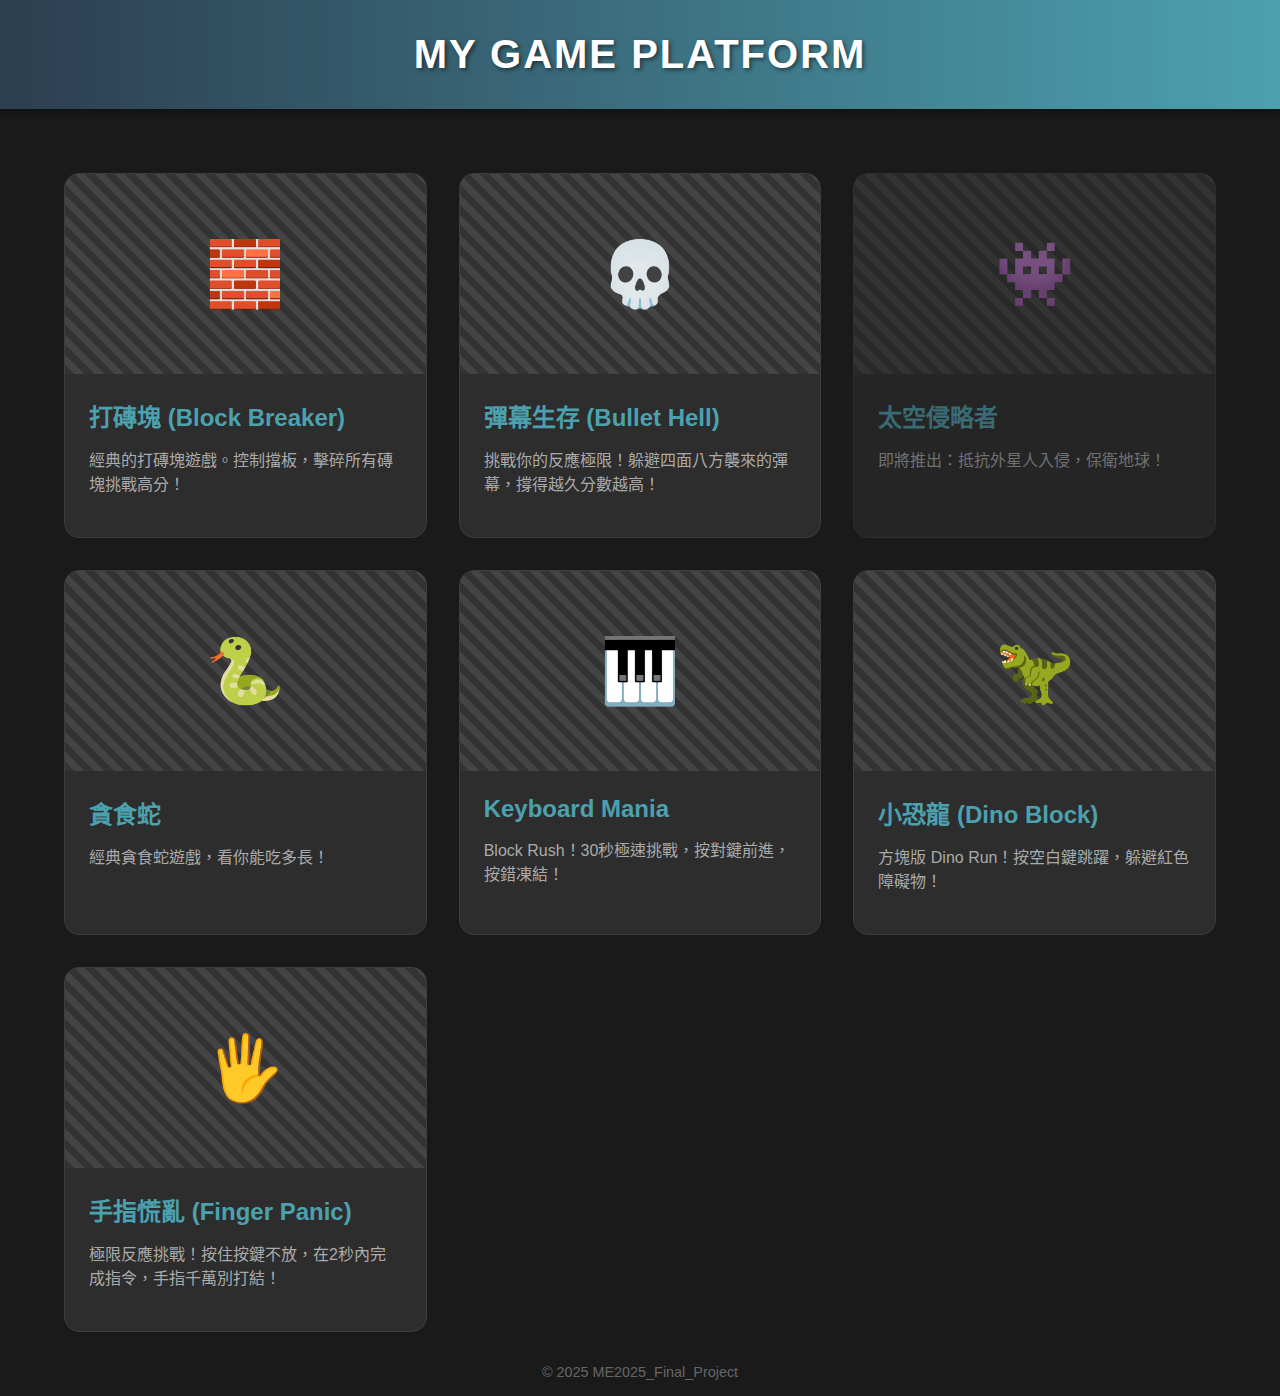
<file: templates/index.html>
<!DOCTYPE html>
<html lang="zh-TW">

<head>
    <meta charset="UTF-8">
    <meta name="viewport" content="width=device-width, initial-scale=1.0">
    <title>遊戲平台</title>
    <style>
        body {
            margin: 0;
            padding: 0;
            background-color: #1a1a1a;
            color: #ffffff;
            font-family: 'Segoe UI', Tahoma, Geneva, Verdana, sans-serif;
            display: flex;
            flex-direction: column;
            align-items: center;
            min-height: 100vh;
        }

        header {
            width: 100%;
            padding: 2rem 0;
            background: linear-gradient(to right, #2c3e50, #4ca1af);
            text-align: center;
            box-shadow: 0 4px 6px rgba(0, 0, 0, 0.3);
            margin-bottom: 3rem;
        }

        h1 {
            margin: 0;
            font-size: 2.5rem;
            text-transform: uppercase;
            letter-spacing: 2px;
            text-shadow: 2px 2px 4px rgba(0, 0, 0, 0.5);
        }

        .container {
            width: 90%;
            max-width: 1200px;
            display: grid;
            grid-template-columns: repeat(auto-fit, minmax(300px, 1fr));
            gap: 2rem;
            padding: 1rem;
        }

        .game-card {
            background-color: #2d2d2d;
            border-radius: 15px;
            overflow: hidden;
            transition: transform 0.3s, box-shadow 0.3s;
            cursor: pointer;
            text-decoration: none;
            color: white;
            display: flex;
            flex-direction: column;
            border: 1px solid #3d3d3d;
        }

        .game-card:hover {
            transform: translateY(-5px);
            box-shadow: 0 10px 20px rgba(0, 0, 0, 0.5);
            border-color: #4ca1af;
        }

        .game-image {
            width: 100%;
            height: 200px;
            background-color: #333;
            display: flex;
            justify-content: center;
            align-items: center;
            font-size: 4rem;
            color: #555;
            background: linear-gradient(45deg, #333 25%, #444 25%, #444 50%, #333 50%, #333 75%, #444 75%, #444 100%);
            background-size: 20px 20px;
        }

        .game-info {
            padding: 1.5rem;
        }

        .game-title {
            font-size: 1.5rem;
            margin: 0 0 0.5rem 0;
            color: #4ca1af;
        }

        .game-description {
            font-size: 1rem;
            color: #aaa;
            line-height: 1.5;
        }

        .coming-soon {
            opacity: 0.6;
            cursor: default;
        }

        .coming-soon:hover {
            transform: none;
            box-shadow: none;
            border-color: #3d3d3d;
        }

        footer {
            margin-top: auto;
            padding: 1rem;
            color: #666;
            font-size: 0.9rem;
        }
    </style>
</head>

<body>

    <header>
        <h1>My Game Platform</h1>
    </header>

    <div class="container">
        <!-- 打磚塊遊戲卡片 -->
        <a href="/game_block" class="game-card">
            <div class="game-image">
                🧱
            </div>
            <div class="game-info">
                <h2 class="game-title">打磚塊 (Block Breaker)</h2>
                <p class="game-description">經典的打磚塊遊戲。控制擋板，擊碎所有磚塊挑戰高分！</p>
            </div>
        </a>

        <!-- 彈幕遊戲卡片 -->
        <a href="/game_Bullet_Hell" class="game-card">
            <div class="game-image">
                💀
            </div>
            <div class="game-info">
                <h2 class="game-title">彈幕生存 (Bullet Hell)</h2>
                <p class="game-description">挑戰你的反應極限！躲避四面八方襲來的彈幕，撐得越久分數越高！</p>
            </div>
        </a>

        <!-- 其他遊戲範例 (Coming Soon) -->
        <div class="game-card coming-soon">
            <div class="game-image">
                👾
            </div>
            <div class="game-info">
                <h2 class="game-title">太空侵略者</h2>
                <p class="game-description">即將推出：抵抗外星人入侵，保衛地球！</p>
            </div>
        </div>

        <a href="/game_snake" class="game-card">
            <div class="game-image">
                🐍
            </div>
            <div class="game-info">
                <h2 class="game-title">貪食蛇</h2>
                <p class="game-description">經典貪食蛇遊戲，看你能吃多長！</p>
            </div>
        </a>



        <a href="/game_keyboard" class="game-card">
            <div class="game-image">
                🎹
            </div>
            <div class="game-info">
                <h2 class="game-title">Keyboard Mania</h2>
                <p class="game-description">Block Rush！30秒極速挑戰，按對鍵前進，按錯凍結！</p>
            </div>
        </a>

        <!-- Dino Game -->
        <a href="/game_dino" class="game-card">
            <div class="game-image">
                🦖
            </div>
            <div class="game-info">
                <h2 class="game-title">小恐龍 (Dino Block)</h2>
                <p class="game-description">方塊版 Dino Run！按空白鍵跳躍，躲避紅色障礙物！</p>
            </div>
        </a>

        <!-- Finger Panic -->
        <a href="/game_twister" class="game-card">
            <div class="game-image">
                🖐️
            </div>
            <div class="game-info">
                <h2 class="game-title">手指慌亂 (Finger Panic)</h2>
                <p class="game-description">極限反應挑戰！按住按鍵不放，在2秒內完成指令，手指千萬別打結！</p>
            </div>
        </a>
    </div>

    <footer>
        &copy; 2025 ME2025_Final_Project
    </footer>

</body>

</html>
</file>
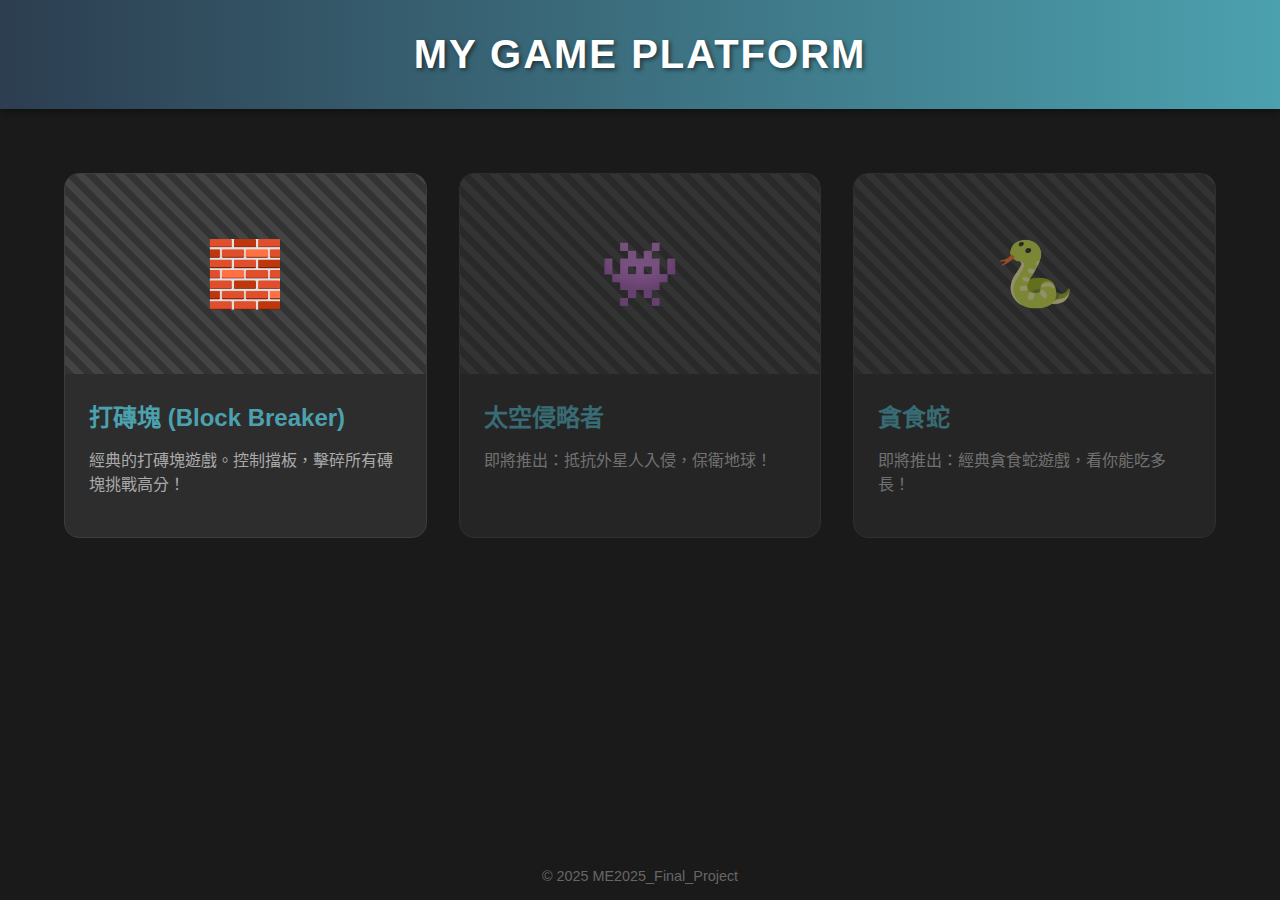
<file: ME2025_Final_Project/templates/index.html>
<!DOCTYPE html>
<html lang="zh-TW">

<head>
    <meta charset="UTF-8">
    <meta name="viewport" content="width=device-width, initial-scale=1.0">
    <title>遊戲平台</title>
    <style>
        body {
            margin: 0;
            padding: 0;
            background-color: #1a1a1a;
            color: #ffffff;
            font-family: 'Segoe UI', Tahoma, Geneva, Verdana, sans-serif;
            display: flex;
            flex-direction: column;
            align-items: center;
            min-height: 100vh;
        }

        header {
            width: 100%;
            padding: 2rem 0;
            background: linear-gradient(to right, #2c3e50, #4ca1af);
            text-align: center;
            box-shadow: 0 4px 6px rgba(0, 0, 0, 0.3);
            margin-bottom: 3rem;
        }

        h1 {
            margin: 0;
            font-size: 2.5rem;
            text-transform: uppercase;
            letter-spacing: 2px;
            text-shadow: 2px 2px 4px rgba(0, 0, 0, 0.5);
        }

        .container {
            width: 90%;
            max-width: 1200px;
            display: grid;
            grid-template-columns: repeat(auto-fit, minmax(300px, 1fr));
            gap: 2rem;
            padding: 1rem;
        }

        .game-card {
            background-color: #2d2d2d;
            border-radius: 15px;
            overflow: hidden;
            transition: transform 0.3s, box-shadow 0.3s;
            cursor: pointer;
            text-decoration: none;
            color: white;
            display: flex;
            flex-direction: column;
            border: 1px solid #3d3d3d;
        }

        .game-card:hover {
            transform: translateY(-5px);
            box-shadow: 0 10px 20px rgba(0, 0, 0, 0.5);
            border-color: #4ca1af;
        }

        .game-image {
            width: 100%;
            height: 200px;
            background-color: #333;
            display: flex;
            justify-content: center;
            align-items: center;
            font-size: 4rem;
            color: #555;
            background: linear-gradient(45deg, #333 25%, #444 25%, #444 50%, #333 50%, #333 75%, #444 75%, #444 100%);
            background-size: 20px 20px;
        }

        .game-info {
            padding: 1.5rem;
        }

        .game-title {
            font-size: 1.5rem;
            margin: 0 0 0.5rem 0;
            color: #4ca1af;
        }

        .game-description {
            font-size: 1rem;
            color: #aaa;
            line-height: 1.5;
        }

        .coming-soon {
            opacity: 0.6;
            cursor: default;
        }

        .coming-soon:hover {
            transform: none;
            box-shadow: none;
            border-color: #3d3d3d;
        }

        footer {
            margin-top: auto;
            padding: 1rem;
            color: #666;
            font-size: 0.9rem;
        }
    </style>
</head>

<body>

    <header>
        <h1>My Game Platform</h1>
    </header>

    <div class="container">
        <!-- 打磚塊遊戲卡片 -->
        <a href="/game_block" class="game-card">
            <div class="game-image">
                🧱
            </div>
            <div class="game-info">
                <h2 class="game-title">打磚塊 (Block Breaker)</h2>
                <p class="game-description">經典的打磚塊遊戲。控制擋板，擊碎所有磚塊挑戰高分！</p>
            </div>
        </a>

        <!-- 其他遊戲範例 (Coming Soon) -->
        <div class="game-card coming-soon">
            <div class="game-image">
                👾
            </div>
            <div class="game-info">
                <h2 class="game-title">太空侵略者</h2>
                <p class="game-description">即將推出：抵抗外星人入侵，保衛地球！</p>
            </div>
        </div>

        <div class="game-card coming-soon">
            <div class="game-image">
                🐍
            </div>
            <div class="game-info">
                <h2 class="game-title">貪食蛇</h2>
                <p class="game-description">即將推出：經典貪食蛇遊戲，看你能吃多長！</p>
            </div>
        </div>
    </div>

    <footer>
        &copy; 2025 ME2025_Final_Project
    </footer>

</body>

</html>
</file>
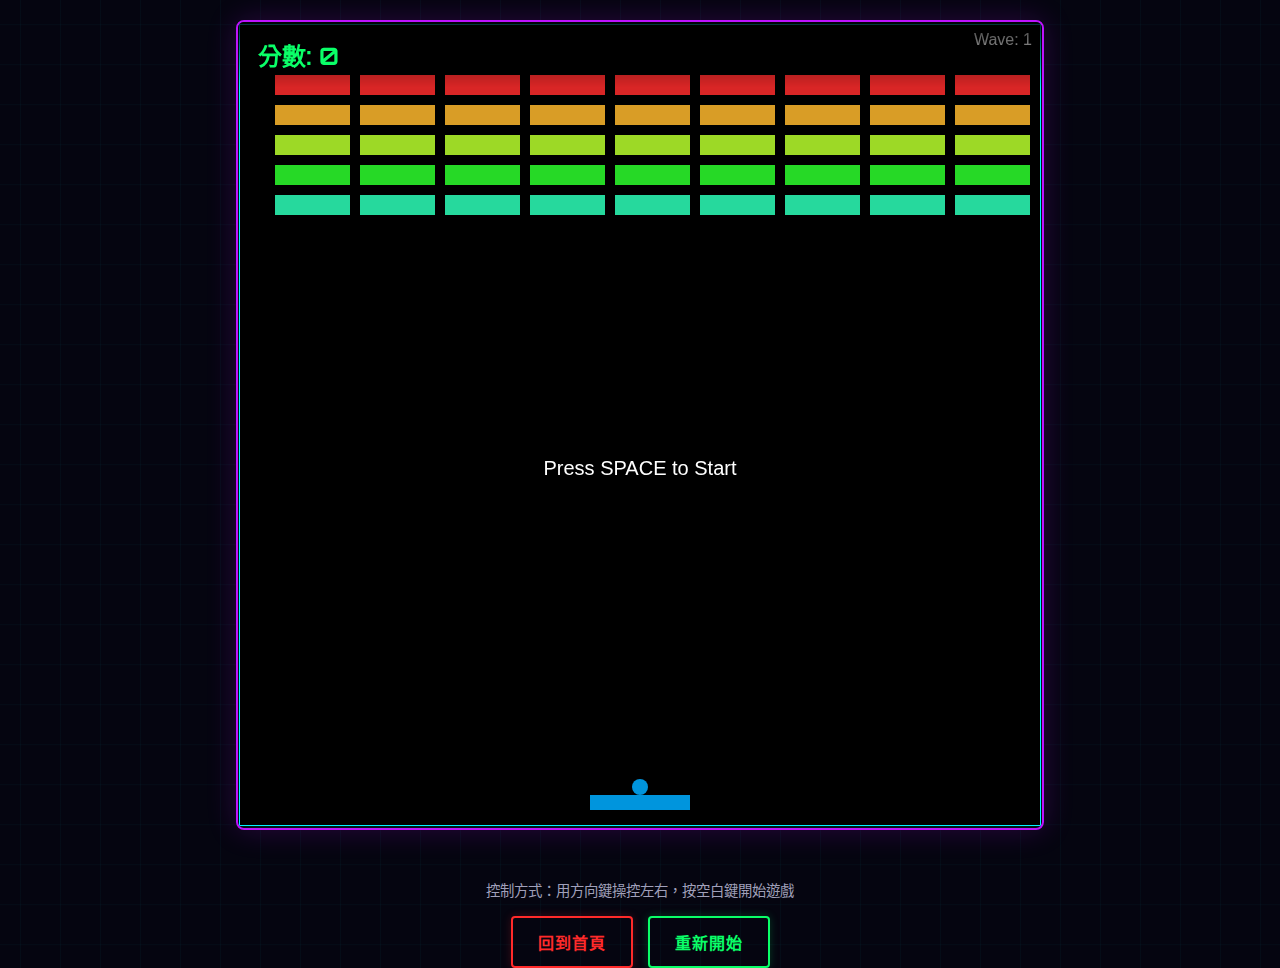
<file: templates/block.html>
<!DOCTYPE html>
<html lang="zh-TW">

<head>
    <meta charset="UTF-8">
    <meta name="viewport" content="width=device-width, initial-scale=1.0">
    <title>打磚塊遊戲</title>
    <title>打磚塊遊戲</title>
    <link rel="stylesheet" href="/static/css/style.css">
    <style>
        /* Game Specific */
        #game-container {
            width: 800px;
            max-width: 100%;
            display: flex;
            justify-content: center;
            align-items: center;
        }

        canvas {
            background-color: #000;
            display: block;
            border: 1px solid var(--primary-cyan);
            box-shadow: 0 0 20px rgba(0, 243, 255, 0.2);
        }
    </style>
</head>

<body>

    <div id="game-container">
        <div class="hud-panel">
            <div class="hud-item hud-score">分數: <span id="score">0</span></div>
        </div>
        <canvas id="gameCanvas" width="800" height="800" style="width: 100%; height: auto;"></canvas>
    </div>

    <div class="controls-panel">
        <p class="controls-description">控制方式：用方向鍵操控左右，按空白鍵開始遊戲</p>
        <div class="button-group">
            <a href="/"><button class="back-btn btn-cyber-red">回到首頁</button></a>
            <button id="restartBtn" onclick="location.reload()" class="btn-cyber-green">重新開始</button>
        </div>
    </div>

    <script src="/static/js/block.js"></script>
</body>

</html>
</file>
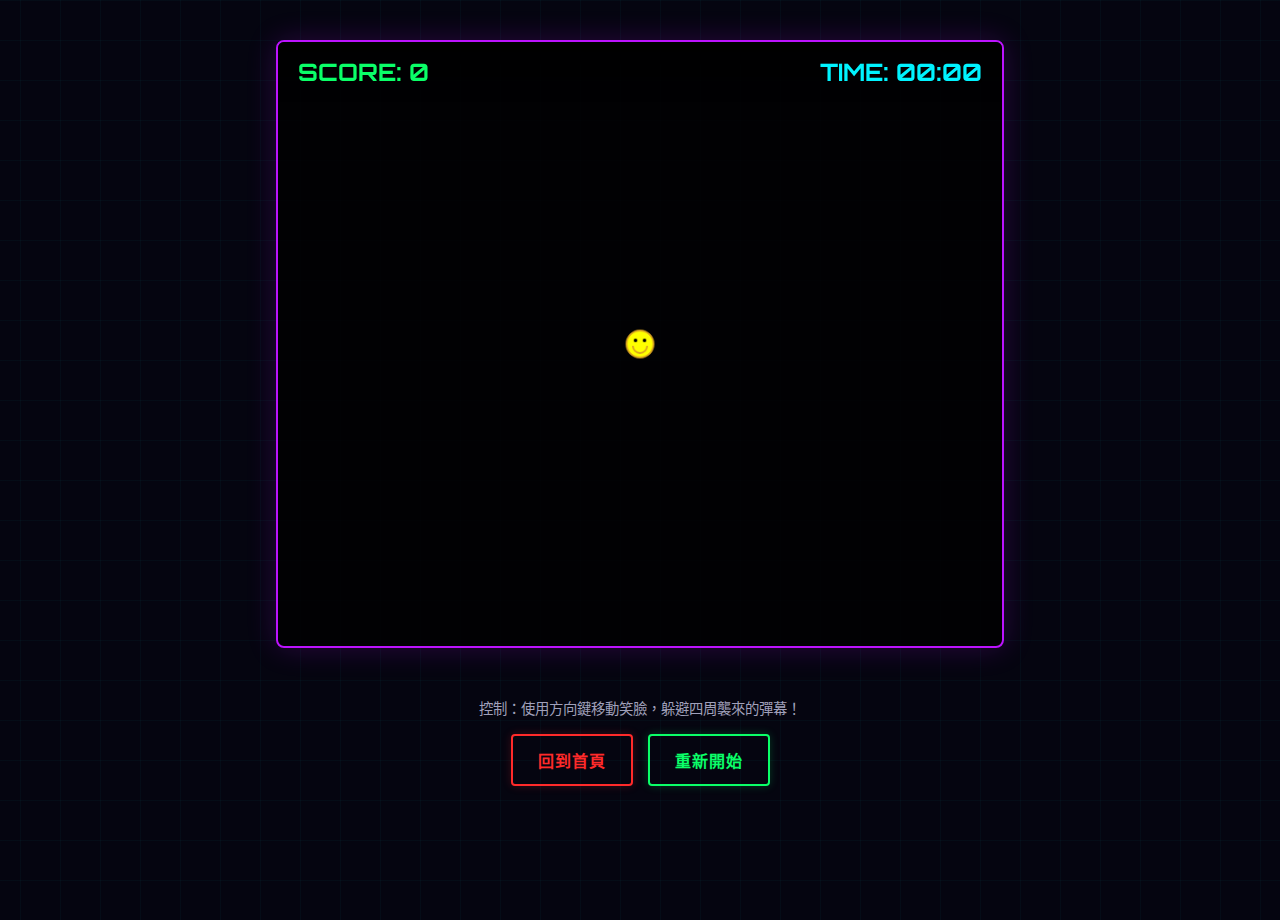
<file: templates/Bullet_Hell.html>
<!DOCTYPE html>
<html lang="zh-TW">

<head>
    <meta charset="UTF-8">
    <meta name="viewport" content="width=device-width, initial-scale=1.0">
    <title>彈幕生存遊戲</title>
    <link rel="stylesheet" href="/static/css/style.css">
    <style>
        /* Game Specific */
        body {
            /* Enable flex layout from style.css but allow overflow if screen is small */
            overflow: auto;
            justify-content: flex-start;
            /* Start from top to prevent cutting off on small screens */
            padding-top: 20px;
        }

        #game-container {
            /* Constrain container size */
            width: 80vh;
            height: 600px;
            max-width: 800px;
            max-height: 600px;
            aspect-ratio: 1 / 1;
        }
    </style>
</head>

<body>

    <div id="game-container">
        <div class="hud-panel">
            <div class="hud-item hud-score">SCORE: <span id="score">0</span></div>
            <div class="hud-item hud-time">TIME: <span id="time">00:00</span></div>
        </div>
        <!-- Canvas resize logic inside JS usually handles full container size, but CSS helps -->
        <canvas id="gameCanvas" width="800" height="600"
            style="width: 100%; height: 100%; object-fit: contain;"></canvas>
    </div>

    <div class="controls-panel">
        <p class="controls-description">控制：使用方向鍵移動笑臉，躲避四周襲來的彈幕！</p>
        <div class="button-group">
            <a href="/"><button class="back-btn btn-cyber-red">回到首頁</button></a>
            <button id="restartBtn" onclick="location.reload()" class="btn-cyber-green">重新開始</button>
        </div>
    </div>

    <script src="/static/js/Bullet_Hell.js"></script>
</body>

</html>
</file>
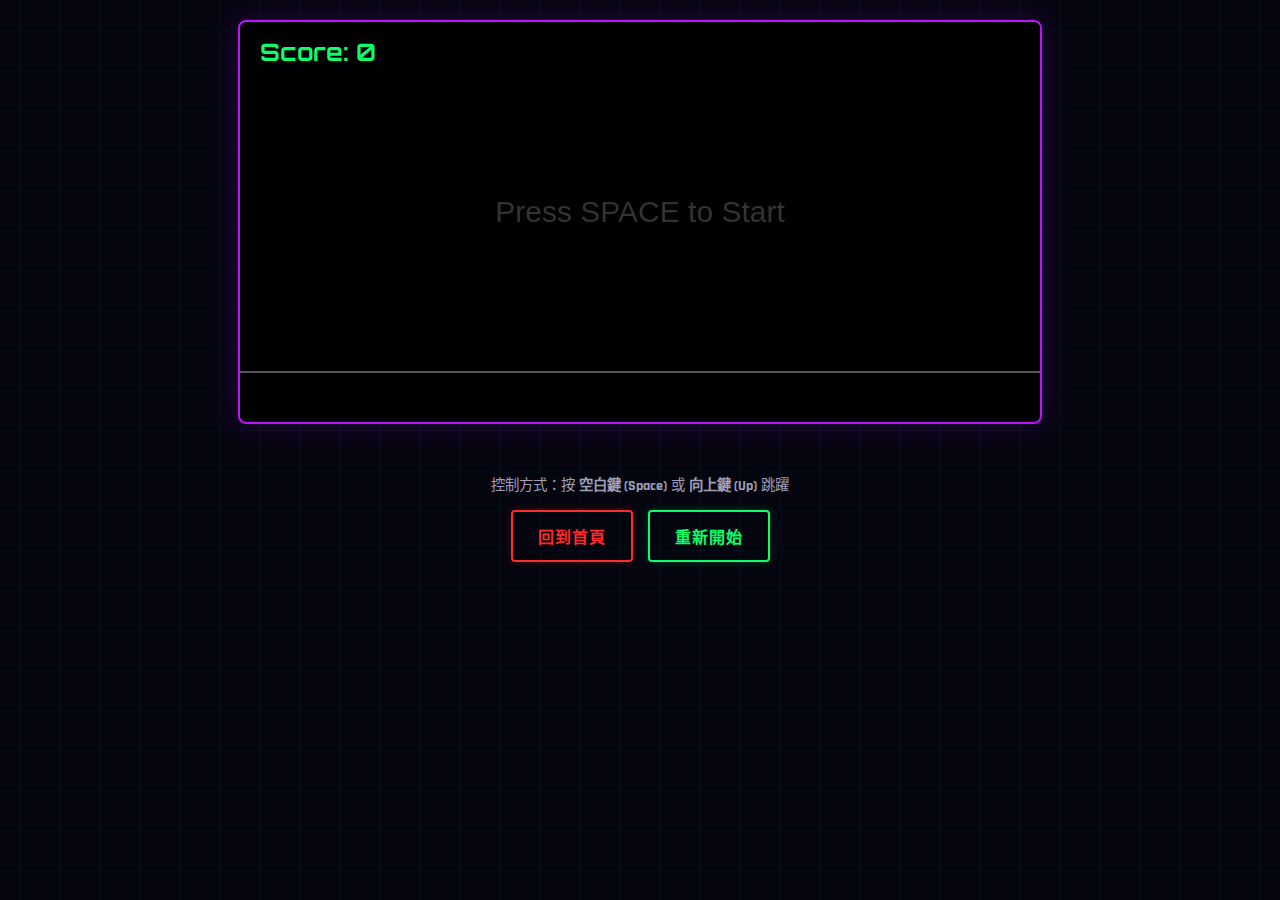
<file: templates/dino.html>
<!DOCTYPE html>
<html lang="zh-TW">

<head>
    <meta charset="UTF-8">
    <meta name="viewport" content="width=device-width, initial-scale=1.0">
    <title>Dino Block Run</title>
    <title>Dino Block Run</title>
    <link rel="stylesheet" href="/static/css/style.css">
    <style>
        /* Game Specific */
        #game-container {
            /* Override size if needed, but style.css handles standard container */
            width: 800px;
            max-width: 100%;
            padding: 0;
            /* Dino canvas needs no padding */
            display: flex;
            justify-content: center;
            align-items: center;
        }
    </style>
</head>

<body>

    <div id="game-container">
        <canvas id="gameCanvas" width="800" height="400" style="width: 100%; height: auto;"></canvas>
        <div class="hud-panel">
            <div class="hud-item hud-score">Score: <span id="score">0</span></div>
        </div>
    </div>

    <div class="controls-panel">
        <p class="controls-description">控制方式：按 <b>空白鍵 (Space)</b> 或 <b>向上鍵 (Up)</b> 跳躍</p>
        <div class="button-group">
            <a href="/"><button class="back-btn btn-cyber-red">回到首頁</button></a>
            <button id="restartBtn" onclick="initGame()" class="btn-cyber-green">重新開始</button>
        </div>
    </div>

    <script src="/static/js/dino.js"></script>
</body>

</html>
</file>
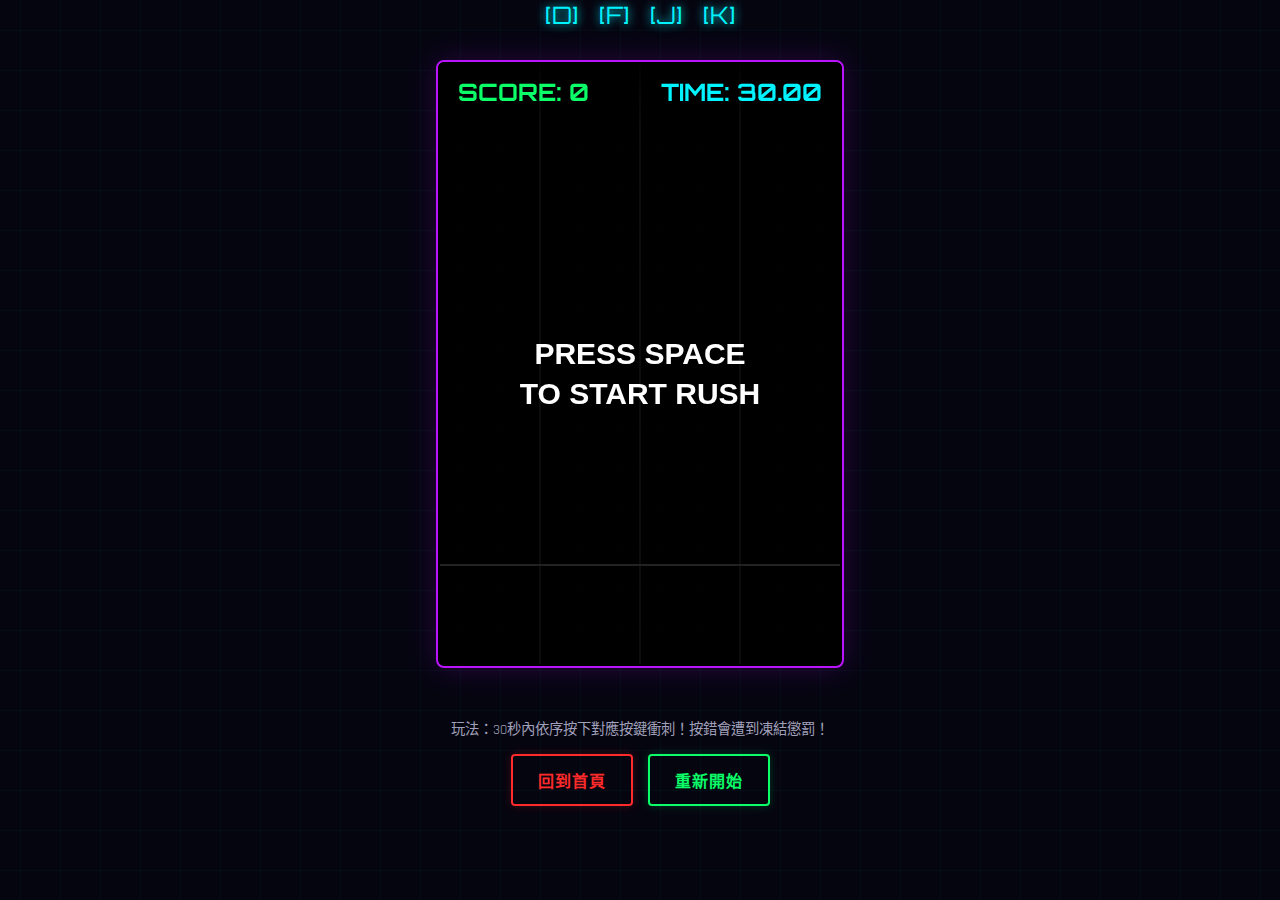
<file: templates/keyboard.html>
<!DOCTYPE html>
<html lang="zh-TW">

<head>
    <meta charset="UTF-8">
    <meta name="viewport" content="width=device-width, initial-scale=1.0">
    <title>Keyboard Mania - Block Rush</title>
    <title>Keyboard Mania - Block Rush</title>
    <link rel="stylesheet" href="/static/css/style.css">
    <style>
        .key-labels {
            display: flex;
            justify-content: center;
            gap: 20px;
            margin-bottom: 10px;
            font-family: 'Orbitron', monospace;
            font-size: 1.5rem;
            color: var(--primary-cyan);
            text-shadow: 0 0 10px var(--primary-cyan);
        }

        .ui-overlay {
            position: absolute;
            top: 10px;
            left: 0;
            width: 100%;
            display: flex;
            justify-content: space-around;
            pointer-events: none;
            font-size: 24px;
            font-weight: bold;
            z-index: 10;
            color: #fff;
            text-shadow: 0 0 5px #000;
        }

        #penalty-overlay {
            position: absolute;
            top: 0;
            left: 0;
            width: 100%;
            height: 100%;
            background-color: rgba(255, 0, 0, 0.3);
            display: none;
            justify-content: center;
            align-items: center;
            font-size: 48px;
            font-weight: bold;
            color: var(--danger-red);
            text-shadow: 0 0 20px var(--danger-red);
            pointer-events: none;
            z-index: 20;
            font-family: 'Orbitron', sans-serif;
            letter-spacing: 5px;
        }

        /* Specific override for canvas container in this game to hide border if beneficial, but style.css default is okay */
        #game-container {
            width: 400px;
            display: flex;
            justify-content: center;
            align-items: center;
        }
    </style>
</head>

<body>

    <div class="key-labels">
        <span>[D]</span>
        <span>[F]</span>
        <span>[J]</span>
        <span>[K]</span>
    </div>

    <div id="game-container">
        <div class="hud-panel">
            <div class="hud-item hud-score">SCORE: <span id="score">0</span></div>
            <div class="hud-item hud-time">TIME: <span id="time">30.00</span></div>
        </div>
        <canvas id="gameCanvas" width="400" height="600" style="width: 100%; height: auto;"></canvas>
        <div id="penalty-overlay">FROZEN!</div>
    </div>

    <div class="controls-panel">
        <p class="controls-description">玩法：30秒內依序按下對應按鍵衝刺！按錯會遭到凍結懲罰！</p>
        <div class="button-group">
            <a href="/"><button class="back-btn btn-cyber-red">回到首頁</button></a>
            <button id="restartBtn" onclick="initGame()" class="btn-cyber-green">重新開始</button>
        </div>
    </div>

    <script src="/static/js/keyboard.js"></script>
</body>

</html>
</file>
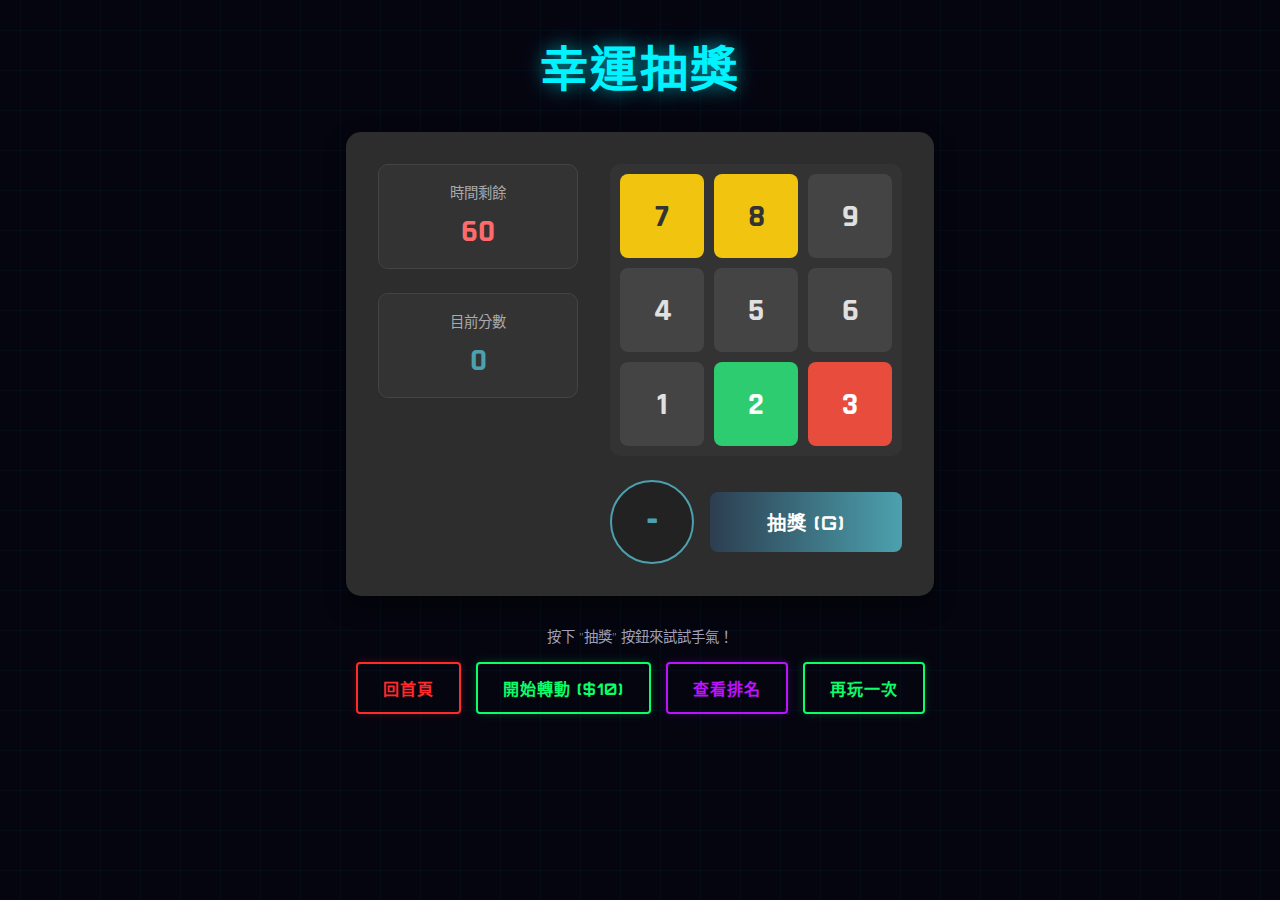
<file: templates/lottery.html>
<!DOCTYPE html>
<html lang="zh-TW">

<head>
    <meta charset="UTF-8">
    <meta name="viewport" content="width=device-width, initial-scale=1.0">
    <title>幸運抽獎 (Lottery)</title>
    <link rel="stylesheet" href="/static/css/style.css">
    <style>
        /* Local overrides if needed, but rely on style.css for main partials */
        /* Removing body style to inherit from style.css */

        h1 {
            /* Inherit or keep local adjustment? style.css has h1 styling. */
            /* Let's keep specific margin but inherit font/color from style.css likely */
            margin-bottom: 2rem;
        }

        .game-container {
            background-color: #2d2d2d;
            padding: 2rem;
            border-radius: 15px;
            box-shadow: 0 10px 20px rgba(0, 0, 0, 0.5);
            display: flex;
            gap: 2rem;
            align-items: flex-start;
        }

        .left-panel {
            display: flex;
            flex-direction: column;
            gap: 1.5rem;
            min-width: 200px;
        }

        .info-box {
            background-color: #333;
            padding: 1rem;
            border-radius: 10px;
            text-align: center;
            border: 1px solid #444;
        }

        .info-label {
            font-size: 0.9rem;
            color: #aaa;
            margin-bottom: 0.5rem;
        }

        .info-value {
            font-size: 2rem;
            font-weight: bold;
            color: #fff;
        }

        #timer-value {
            color: #ff6b6b;
        }

        #score-value {
            color: #4ca1af;
        }

        .right-panel {
            display: flex;
            flex-direction: column;
            align-items: center;
            gap: 1.5rem;
        }

        .grid-container {
            display: grid;
            grid-template-columns: repeat(3, 1fr);
            gap: 10px;
            background-color: #333;
            padding: 10px;
            border-radius: 10px;
        }

        .grid-cell {
            width: 80px;
            height: 80px;
            background-color: #444;
            border-radius: 8px;
            display: flex;
            justify-content: center;
            align-items: center;
            font-size: 2rem;
            font-weight: bold;
            cursor: default;
            transition: all 0.2s;
            border: 2px solid transparent;
        }

        .grid-cell.active {
            box-shadow: 0 0 15px rgba(255, 255, 255, 0.8);
            border-color: #fff;
            transform: scale(1.1);
            z-index: 10;
        }

        .grid-cell.green {
            background-color: #2ecc71;
            /* Green */
            color: #fff;
        }

        .grid-cell.red {
            background-color: #e74c3c;
            /* Red */
            color: #fff;
        }

        .grid-cell.yellow {
            background-color: #f1c40f;
            /* Yellow */
            color: #333;
            /* Dark text for contrast */
        }

        /* Ensure active overrides color styles slightly or works with them */
        .grid-cell.green.active {
            box-shadow: 0 0 20px #2ecc71;
        }

        .grid-cell.red.active {
            box-shadow: 0 0 20px #e74c3c;
        }

        .grid-cell.yellow.active {
            box-shadow: 0 0 20px #f1c40f;
        }

        .draw-section {
            display: flex;
            gap: 1rem;
            align-items: center;
            width: 100%;
        }

        #draw-btn {
            flex: 1;
            padding: 1rem;
            font-size: 1.2rem;
            background: linear-gradient(to right, #2c3e50, #4ca1af);
            color: white;
            border: none;
            border-radius: 8px;
            cursor: pointer;
            transition: transform 0.1s, filter 0.2s;
            text-transform: uppercase;
            font-weight: bold;
        }

        #draw-btn:hover {
            filter: brightness(1.1);
        }

        #draw-btn:active {
            transform: scale(0.98);
        }

        #draw-btn:disabled {
            background: #555;
            cursor: not-allowed;
            transform: none;
            filter: none;
        }

        #result-display {
            width: 80px;
            height: 80px;
            background-color: #222;
            border: 2px solid #4ca1af;
            border-radius: 50%;
            display: flex;
            justify-content: center;
            align-items: center;
            font-size: 2.5rem;
            color: #4ca1af;
            font-weight: bold;
            transition: all 0.3s;
        }

        #result-display.green {
            border-color: #2ecc71;
            color: #2ecc71;
            box-shadow: 0 0 15px rgba(46, 204, 113, 0.5);
        }

        #result-display.red {
            border-color: #e74c3c;
            color: #e74c3c;
            box-shadow: 0 0 15px rgba(231, 76, 60, 0.5);
        }

        #result-display.yellow {
            border-color: #f1c40f;
            color: #f1c40f;
            box-shadow: 0 0 15px rgba(241, 196, 15, 0.5);
        }

        .back-link {
            margin-top: 2rem;
            color: #888;
            text-decoration: none;
            font-size: 0.9rem;
        }

        .back-link:hover {
            color: white;
        }
    </style>
</head>

<body>

    <h1>幸運抽獎</h1>

    <div class="game-container">
        <div class="left-panel">
            <div class="info-box">
                <div class="info-label">時間剩餘</div>
                <div class="info-value" id="timer-value">60</div>
            </div>
            <div class="info-box">
                <div class="info-label">目前分數</div>
                <div class="info-value" id="score-value">0</div>
            </div>
            <div class="info-box" style="display:none;" id="message-box">
                <div class="info-label">狀態</div>
                <div class="info-value" id="game-message" style="font-size: 1rem;">準備開始</div>
            </div>
        </div>

        <div class="right-panel">
            <div class="grid-container">
                <!-- 7 8 9 -->
                <div class="grid-cell" data-number="7">7</div>
                <div class="grid-cell" data-number="8">8</div>
                <div class="grid-cell" data-number="9">9</div>
                <!-- 4 5 6 -->
                <div class="grid-cell" data-number="4">4</div>
                <div class="grid-cell" data-number="5">5</div>
                <div class="grid-cell" data-number="6">6</div>
                <!-- 1 2 3 -->
                <div class="grid-cell" data-number="1">1</div>
                <div class="grid-cell" data-number="2">2</div>
                <div class="grid-cell" data-number="3">3</div>
            </div>

            <div class="draw-section">
                <div id="result-display">-</div>
                <button id="draw-btn">抽獎 (G)</button>
            </div>


        </div>
    </div>

    <div class="controls-panel">
        <p class="controls-description">按下 "抽獎" 按鈕來試試手氣！</p>
        <div class="button-group">
            <a href="/"><button class="back-btn btn-cyber-red">回首頁</button></a>
            <button id="spin-btn" class="btn-cyber-green">開始轉動 ($10)</button>
            <a href="/leaderboard?game=Lottery"><button class="btn btn-cyber-purple">查看排名</button></a>
            <button id="restart-btn" class="btn-cyber-green" onclick="location.reload()">再玩一次</button>
        </div>
    </div>

    <script src="/static/js/lottery.js"></script>
</body>

</html>
</file>
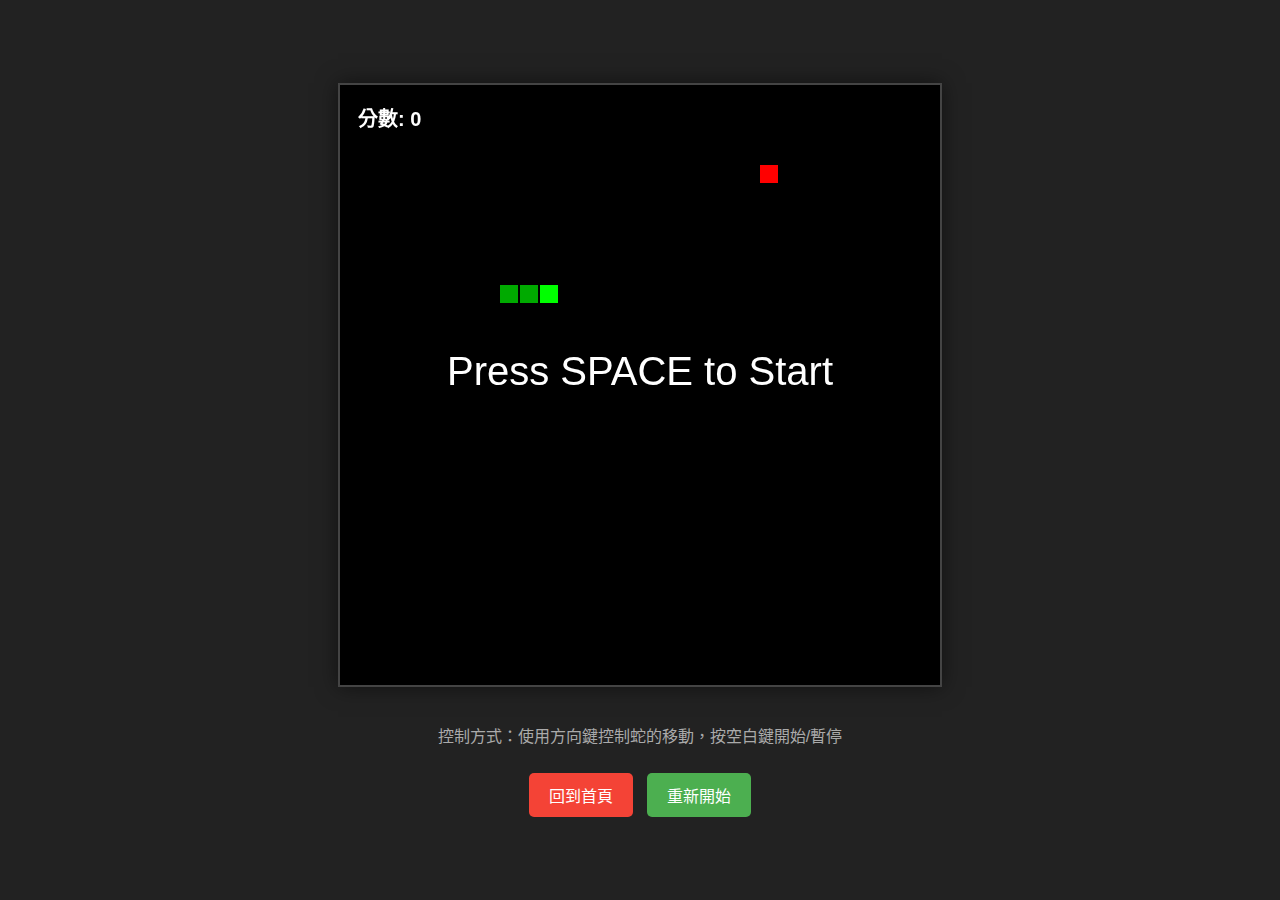
<file: templates/snake.html>
<!DOCTYPE html>
<html lang="zh-TW">

<head>
    <meta charset="UTF-8">
    <meta name="viewport" content="width=device-width, initial-scale=1.0">
    <title>貪食蛇 (Snake)</title>
    <style>
        body {
            margin: 0;
            padding: 0;
            display: flex;
            justify-content: center;
            align-items: center;
            height: 100vh;
            background-color: #222;
            color: white;
            font-family: 'Segoe UI', Tahoma, Geneva, Verdana, sans-serif;
            flex-direction: column;
        }

        #game-container {
            position: relative;
            box-shadow: 0 0 20px rgba(0, 0, 0, 0.5);
        }

        canvas {
            background-color: #000;
            display: block;
            border: 2px solid #444;
        }

        .ui-overlay {
            position: absolute;
            top: 20px;
            left: 20px;
            pointer-events: none;
            font-size: 20px;
            font-weight: bold;
            text-shadow: 1px 1px 2px black;
        }

        .controls {
            margin-top: 20px;
            text-align: center;
            color: #aaa;
        }

        button {
            background-color: #4CAF50;
            border: none;
            color: white;
            padding: 10px 20px;
            text-align: center;
            text-decoration: none;
            display: inline-block;
            font-size: 16px;
            cursor: pointer;
            margin-top: 10px;
            border-radius: 5px;
            transition: background-color 0.3s;
        }

        button:hover {
            background-color: #45a049;
        }

        .back-btn {
            background-color: #f44336;
            margin-right: 10px;
        }

        .back-btn:hover {
            background-color: #d32f2f;
        }
    </style>
</head>

<body>

    <div id="game-container">
        <canvas id="gameCanvas" width="600" height="600"></canvas>
        <div class="ui-overlay">
            分數: <span id="score">0</span>
        </div>
    </div>

    <div class="controls">
        <p>控制方式：使用方向鍵控制蛇的移動，按空白鍵開始/暫停</p>
        <a href="/"><button class="back-btn">回到首頁</button></a>
        <button id="restartBtn" onclick="location.reload()">重新開始</button>
    </div>

    <script src="/static/js/snake.js"></script>
</body>

</html>
</file>
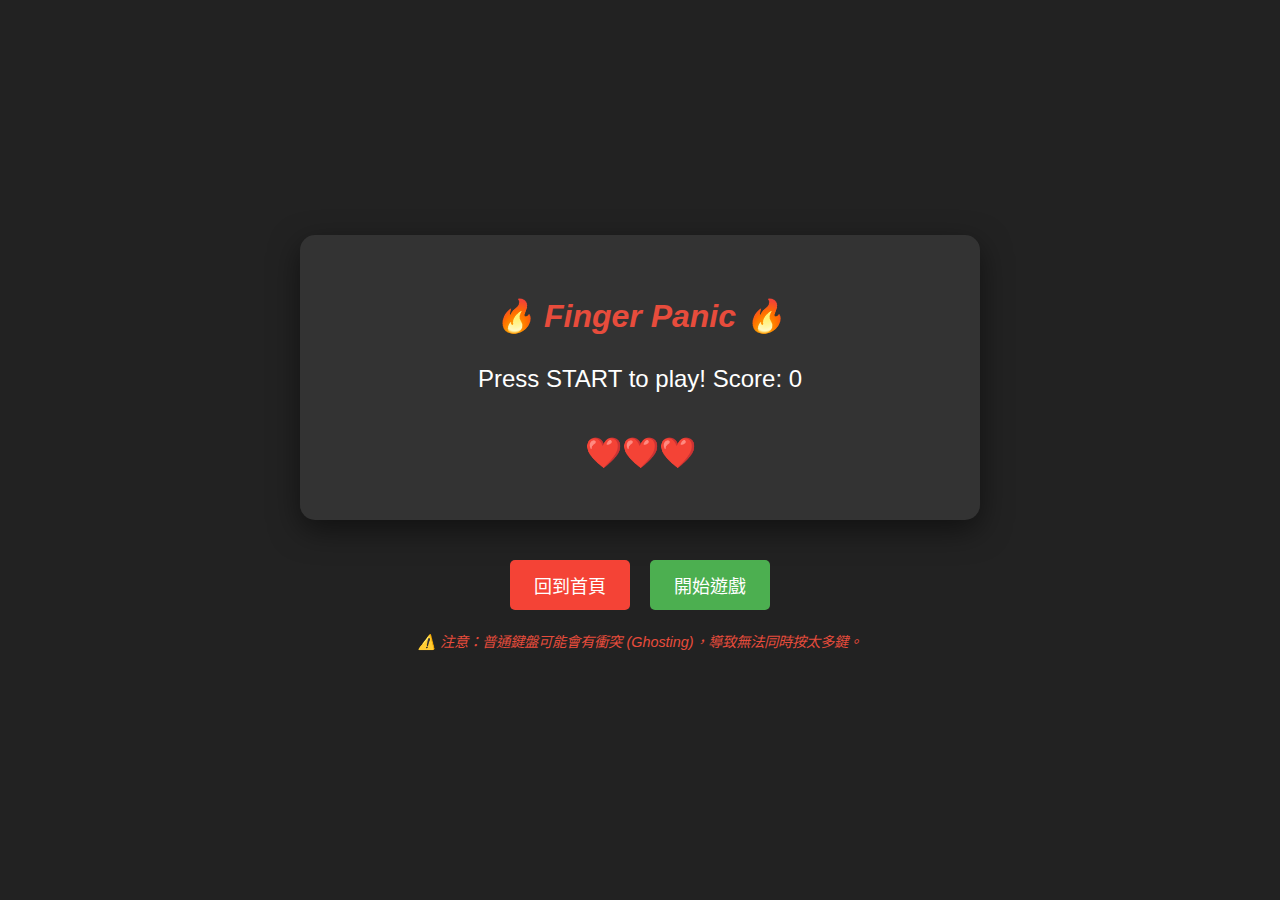
<file: templates/twister.html>
<!DOCTYPE html>
<html lang="zh-TW">

<head>
    <meta charset="UTF-8">
    <meta name="viewport" content="width=device-width, initial-scale=1.0">
    <title>Finger Panic</title>
    <style>
        body {
            margin: 0;
            padding: 0;
            display: flex;
            justify-content: center;
            align-items: center;
            height: 100vh;
            background-color: #222;
            color: white;
            font-family: 'Segoe UI', Tahoma, Geneva, Verdana, sans-serif;
            flex-direction: column;
            user-select: none;
            /* Prevent text selection */
        }

        #game-container {
            text-align: center;
            padding: 40px;
            background-color: #333;
            border-radius: 15px;
            box-shadow: 0 10px 30px rgba(0, 0, 0, 0.5);
            width: 80%;
            max-width: 600px;
        }

        h1 {
            color: #e74c3c;
            /* Red for Panic */
            margin-bottom: 30px;
            font-style: italic;
        }

        .status-box {
            font-size: 24px;
            margin-bottom: 20px;
            min-height: 50px;
        }

        #target-display {
            font-size: 80px;
            font-weight: bold;
            color: #ffeb3b;
            margin: 20px 0;
            display: block;
            text-shadow: 2px 2px 5px rgba(0, 0, 0, 0.5);
        }

        .key-list {
            display: flex;
            flex-wrap: wrap;
            justify-content: center;
            gap: 10px;
            margin-top: 20px;
            min-height: 60px;
        }

        .key {
            background-color: #4CAF50;
            color: white;
            padding: 10px 15px;
            border-radius: 5px;
            font-weight: bold;
            font-size: 20px;
            box-shadow: 0 4px 6px rgba(0, 0, 0, 0.3);
            border: 2px solid #45a049;
        }

        .controls {
            margin-top: 40px;
        }

        button {
            background-color: #4CAF50;
            /* Green for Restart/Start */
            border: none;
            color: white;
            padding: 12px 24px;
            font-size: 18px;
            cursor: pointer;
            border-radius: 5px;
            transition: background-color 0.3s;
        }

        button:hover {
            background-color: #45a049;
        }

        .back-btn {
            background-color: #f44336;
            /* Red for Back */
            margin-right: 15px;
        }

        .back-btn:hover {
            background-color: #d32f2f;
        }

        #timer-container {
            width: 100%;
            height: 20px;
            background-color: #555;
            border-radius: 10px;
            margin-top: 20px;
            overflow: hidden;
        }

        #timer-bar {
            width: 100%;
            height: 100%;
            background-color: #4CAF50;
            transition: width 0.1s linear, background-color 0.3s;
        }

        #message {
            color: #aaa;
            margin-top: 10px;
            font-size: 18px;
        }

        .warning {
            color: #e74c3c;
            font-size: 0.9rem;
            margin-top: 20px;
            font-style: italic;
        }
    </style>
</head>

<body>

    <div id="game-container">
        <h1>🔥 Finger Panic 🔥</h1>

        <div class="status-box">
            <span id="instruction">Press START to play!</span>
            <span id="score">Score: 0</span>
        </div>

        <div id="lives" style="font-size: 30px; margin-bottom: 10px;">❤️❤️❤️</div>

        <div id="timer-container" style="display: none;">
            <div id="timer-bar"></div>
        </div>

        <div id="game-area" style="display: none;">
            <p>HOLD THIS KEY:</p>
            <span id="target-display">?</span>

            <p style="margin-top: 30px;">HOLDING:</p>
            <div id="held-keys" class="key-list">
                <!-- Keys will appear here -->
            </div>
        </div>

        <div id="game-over-screen" style="display: none;">
            <h2 style="color: #e74c3c; font-size: 40px;">GAME OVER</h2>
            <p id="fail-reason">You released a key!</p>
        </div>

    </div>

    <div class="controls">
        <a href="/"><button class="back-btn">回到首頁</button></a>
        <button id="start-btn" onclick="startGame()">開始遊戲</button>
    </div>

    <p class="warning">⚠️ 注意：普通鍵盤可能會有衝突 (Ghosting)，導致無法同時按太多鍵。</p>

    <script src="/static/js/twister.js"></script>
</body>

</html>
</file>
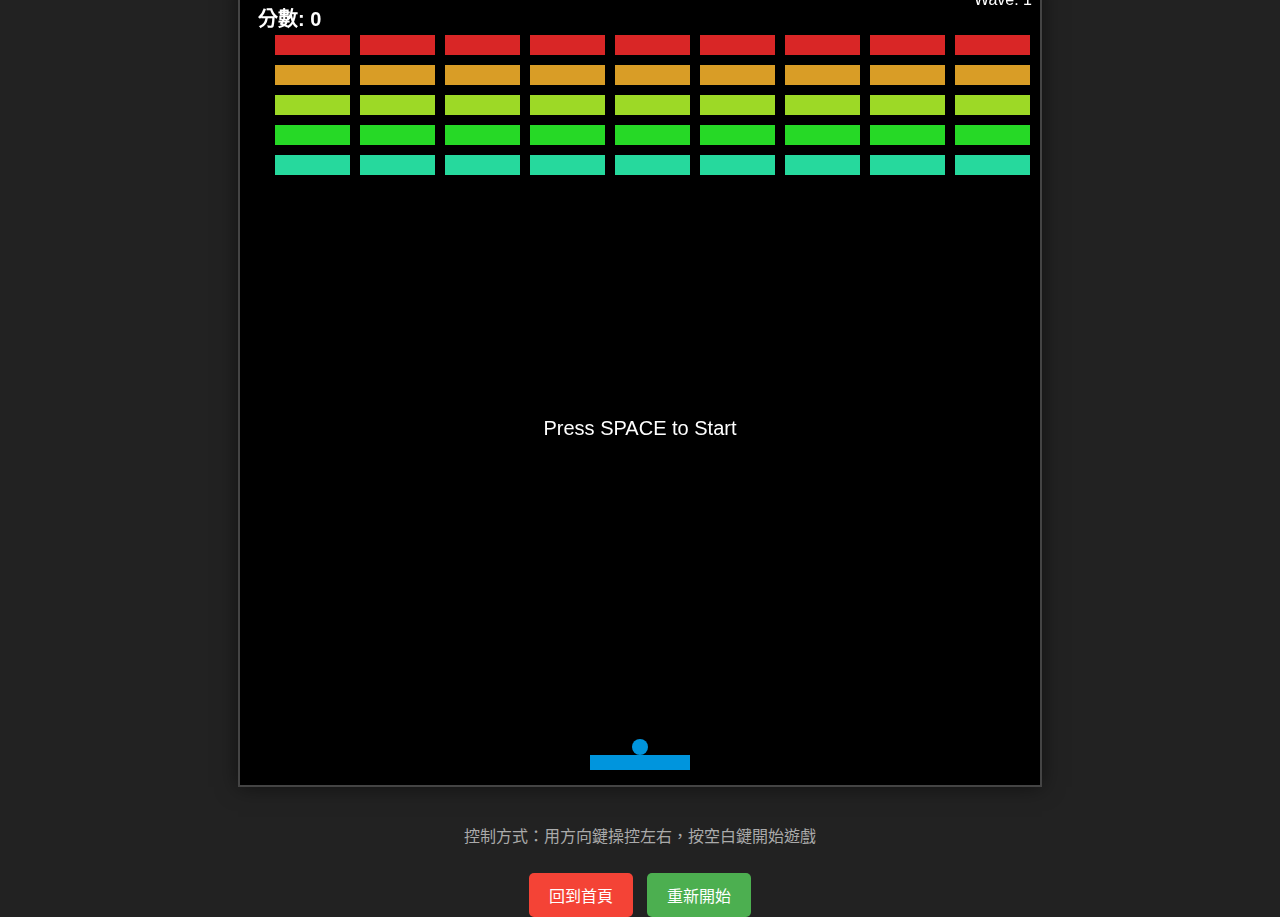
<file: ME2025_Final_Project/templates/block.html>
<!DOCTYPE html>
<html lang="zh-TW">

<head>
    <meta charset="UTF-8">
    <meta name="viewport" content="width=device-width, initial-scale=1.0">
    <title>打磚塊遊戲</title>
    <style>
        body {
            margin: 0;
            padding: 0;
            display: flex;
            justify-content: center;
            align-items: center;
            height: 100vh;
            background-color: #222;
            color: white;
            font-family: 'Segoe UI', Tahoma, Geneva, Verdana, sans-serif;
            flex-direction: column;
        }

        #game-container {
            position: relative;
            box-shadow: 0 0 20px rgba(0, 0, 0, 0.5);
        }

        canvas {
            background-color: #000;
            display: block;
            border: 2px solid #444;
        }

        .ui-overlay {
            position: absolute;
            top: 20px;
            left: 20px;
            pointer-events: none;
            font-size: 20px;
            font-weight: bold;
        }

        .controls {
            margin-top: 20px;
            text-align: center;
            color: #aaa;
        }

        button {
            background-color: #4CAF50;
            /* Green */
            border: none;
            color: white;
            padding: 10px 20px;
            text-align: center;
            text-decoration: none;
            display: inline-block;
            font-size: 16px;
            cursor: pointer;
            margin-top: 10px;
            border-radius: 5px;
            transition: background-color 0.3s;
        }

        button:hover {
            background-color: #45a049;
        }

        .back-btn {
            background-color: #f44336;
            margin-right: 10px;
        }

        .back-btn:hover {
            background-color: #d32f2f;
        }
    </style>
</head>

<body>

    <div id="game-container">
        <canvas id="gameCanvas" width="800" height="800"></canvas>
        <div class="ui-overlay">
            分數: <span id="score">0</span>
        </div>
    </div>

    <div class="controls">
        <p>控制方式：用方向鍵操控左右，按空白鍵開始遊戲</p>
        <a href="/"><button class="back-btn">回到首頁</button></a>
        <button id="restartBtn" onclick="location.reload()">重新開始</button>
    </div>

    <script src="/static/js/block.js"></script>
</body>

</html>
</file>
<file: static/css/style.css>
/* Google Fonts */
@import url('https://fonts.googleapis.com/css2?family=Orbitron:wght@400;700&family=Rajdhani:wght@400;600&display=swap');

:root {
    --bg-dark: #050510;
    --bg-panel: rgba(20, 20, 40, 0.7);
    --primary-cyan: #00f3ff;
    --primary-purple: #bc13fe;
    --success-green: #0aff68;
    --danger-red: #ff2a2a;
    --text-main: #e0e0e0;
    --text-dim: #a0a0ba;

    --glass-border: 1px solid rgba(255, 255, 255, 0.1);
    --neon-glow-cyan: 0 0 10px rgba(0, 243, 255, 0.5), 0 0 20px rgba(0, 243, 255, 0.3);
    --neon-glow-purple: 0 0 10px rgba(188, 19, 254, 0.5), 0 0 20px rgba(188, 19, 254, 0.3);
}

body {
    margin: 0;
    padding: 0;
    background-color: var(--bg-dark);
    /* Hex Grid Background Pattern */
    background-image:
        linear-gradient(rgba(0, 243, 255, 0.03) 1px, transparent 1px),
        linear-gradient(90deg, rgba(0, 243, 255, 0.03) 1px, transparent 1px);
    background-size: 40px 40px;
    background-position: center;
    color: var(--text-main);
    font-family: 'Rajdhani', sans-serif;
    min-height: 100vh;
    display: flex;
    flex-direction: column;
    align-items: center;
}

/* Typography */
h1,
h2,
h3 {
    font-family: 'Orbitron', sans-serif;
    text-transform: uppercase;
    letter-spacing: 2px;
}

h1 {
    font-size: 3rem;
    color: var(--primary-cyan);
    text-shadow: 0 0 20px rgba(0, 243, 255, 0.6);
    margin: 30px 0;
}

/* Layout */
.container {
    width: 90%;
    max-width: 1200px;
    display: grid;
    grid-template-columns: repeat(auto-fit, minmax(320px, 1fr));
    gap: 30px;
    padding: 20px;
}

/* Cyber Cards (Glassmorphism) */
.game-card {
    background: var(--bg-panel);
    backdrop-filter: blur(10px);
    -webkit-backdrop-filter: blur(10px);
    border: 1px solid rgba(0, 243, 255, 0.2);
    border-radius: 12px;
    overflow: hidden;
    text-decoration: none;
    color: white;
    transition: all 0.3s ease;
    box-shadow: 0 4px 15px rgba(0, 0, 0, 0.5);
    position: relative;
}

.game-card::before {
    content: '';
    position: absolute;
    top: 0;
    left: 0;
    width: 100%;
    height: 100%;
    background: linear-gradient(45deg, transparent 40%, rgba(0, 243, 255, 0.1) 50%, transparent 60%);
    background-size: 200% 200%;
    transition: all 0.5s;
    opacity: 0;
    pointer-events: none;
}

.game-card:hover {
    transform: translateY(-5px) scale(1.02);
    border-color: var(--primary-cyan);
    box-shadow: 0 0 20px rgba(0, 243, 255, 0.4);
}

.game-card:hover::before {
    opacity: 1;
    background-position: 100% 100%;
}

.game-image {
    height: 180px;
    display: flex;
    justify-content: center;
    align-items: center;
    font-size: 4rem;
    background: rgba(0, 0, 0, 0.3);
    border-bottom: 1px solid rgba(255, 255, 255, 0.05);
}

.game-info {
    padding: 20px;
}

.game-title {
    color: var(--primary-cyan);
    font-size: 1.4rem;
    margin-bottom: 10px;
}

.game-description {
    color: var(--text-dim);
    line-height: 1.5;
    font-size: 1rem;
}

/* Coming Soon Style */
.coming-soon {
    opacity: 0.5;
    filter: grayscale(0.8);
    cursor: not-allowed;
    border-color: rgba(255, 255, 255, 0.1);
}

/* Cyber Buttons */
button,
.btn {
    font-family: 'Orbitron', sans-serif;
    font-weight: 700;
    padding: 12px 25px;
    border: none;
    border-radius: 4px;
    cursor: pointer;
    font-size: 16px;
    letter-spacing: 1px;
    transition: all 0.3s ease;
    text-transform: uppercase;
    position: relative;
    overflow: hidden;
    color: #fff;
    background: transparent;
    border: 2px solid transparent;
}

/* Green Cyber Button (Start/Restart) */
.btn-cyber-green,
button[onclick="startGame()"],
button[id="restartBtn"],
button[id="start-btn"] {
    border-color: var(--success-green);
    color: var(--success-green);
    box-shadow: 0 0 10px rgba(10, 255, 104, 0.2);
}

.btn-cyber-green:hover,
button[onclick="startGame()"]:hover,
button[id="restartBtn"]:hover,
button[id="start-btn"]:hover {
    background: var(--success-green);
    color: #000;
    box-shadow: 0 0 20px var(--success-green);
}

/* Red Cyber Button (Back/Exit) */
.btn-cyber-red,
.back-btn {
    border-color: var(--danger-red) !important;
    background-color: transparent !important;
    color: var(--danger-red) !important;
    box-shadow: 0 0 10px rgba(255, 42, 42, 0.2);
}

.btn-cyber-red:hover,
.back-btn:hover {
    background: var(--danger-red) !important;
    color: #fff !important;
    box-shadow: 0 0 20px var(--danger-red);
}

/* Purple Cyber Button (Leaderboard) */
.btn-cyber-purple {
    border-color: var(--primary-purple) !important;
    color: var(--primary-purple) !important;
    box-shadow: 0 0 10px rgba(188, 19, 254, 0.2);
}

.btn-cyber-purple:hover {
    background: var(--primary-purple) !important;
    color: #fff !important;
    box-shadow: 0 0 20px var(--primary-purple);
}

/* Game Canvas Container */
#game-container {
    background: rgba(0, 0, 0, 0.8);
    border: 2px solid var(--primary-purple);
    border-radius: 8px;
    box-shadow: 0 0 30px rgba(188, 19, 254, 0.2);
    padding: 2px;
    margin: 20px auto;
    position: relative;
    max-width: 100%;
    /* Ensure content doesn't overflow */
    display: flex;
    justify-content: center;
    align-items: center;
    overflow: hidden;
}

/* Standardized Top HUD */
.hud-panel {
    position: absolute;
    top: 0;
    left: 0;
    width: 100%;
    padding: 15px 20px;
    box-sizing: border-box;
    display: flex;
    justify-content: space-between;
    align-items: center;
    background: linear-gradient(to bottom, rgba(0, 0, 0, 0.8), transparent);
    z-index: 10;
    pointer-events: none;
}

.hud-item {
    font-family: 'Orbitron', monospace;
    font-size: 1.5rem;
    font-weight: bold;
    text-shadow: 2px 2px 0px #000;
}

.hud-score {
    color: var(--success-green);
}

.hud-time {
    color: var(--primary-cyan);
}

.hud-lives {
    color: var(--danger-red);
}

/* Controls Panel */
.controls-panel {
    margin-top: 15px;
    text-align: center;
    z-index: 20;
    width: 100%;
    display: flex;
    flex-direction: column;
    align-items: center;
    gap: 10px;
}

.controls-description {
    color: var(--text-dim);
    margin-bottom: 5px;
    font-size: 0.9rem;
}

.button-group {
    display: flex;
    gap: 15px;
    justify-content: center;
}

/* Footer */
footer {
    margin-top: auto;
    padding: 20px;
    color: rgba(255, 255, 255, 0.3);
    font-size: 0.8rem;
    font-family: 'Orbitron', sans-serif;
}

/* Warning Text */
.warning {
    color: var(--danger-red);
    text-shadow: 0 0 5px rgba(255, 42, 42, 0.5);
    margin-top: 15px;
}
</file>
